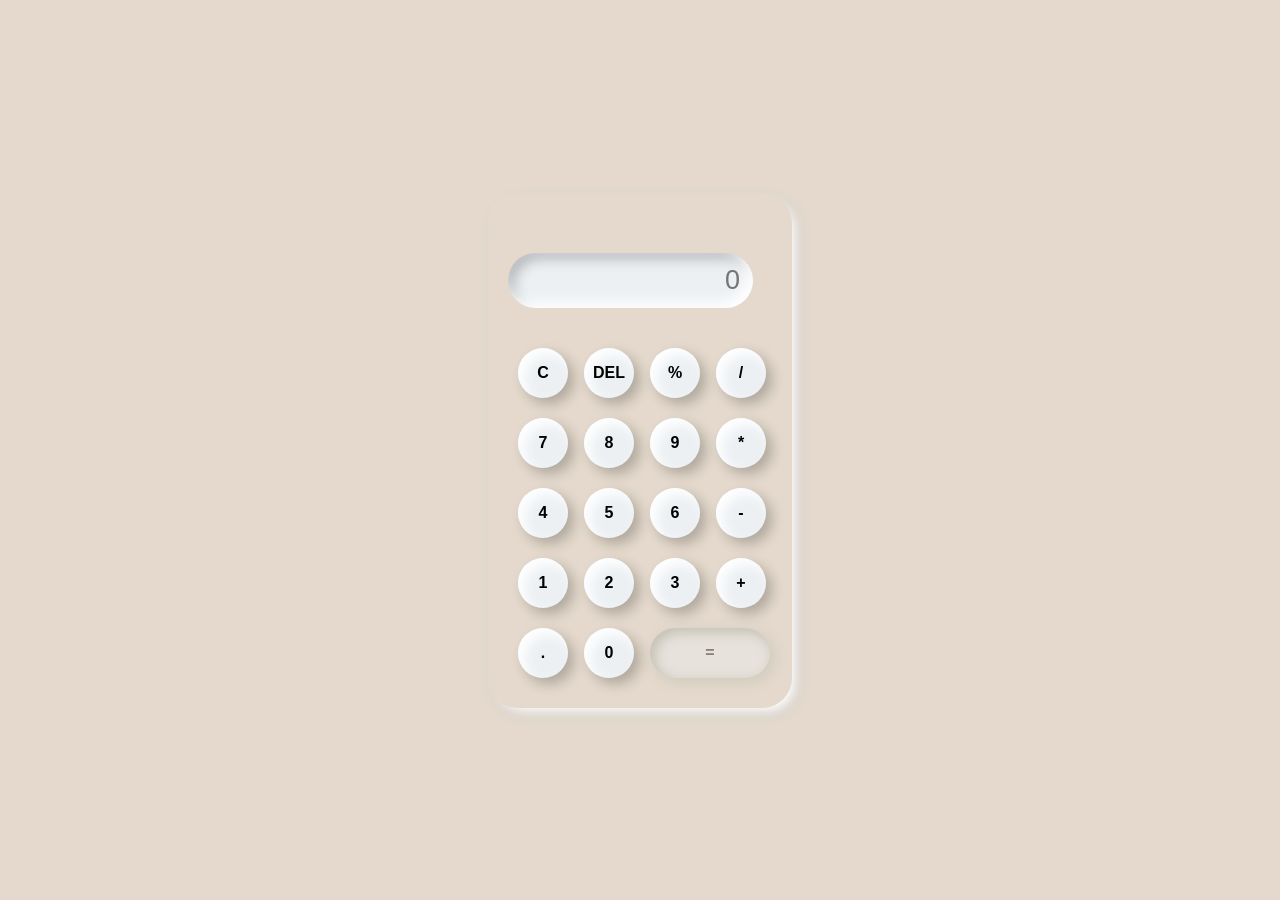
<file: index.html>
<!DOCTYPE html>
<html lang="en">
<head>
    <meta charset="UTF-8">
    <meta name="viewport" content="width=device-width, initial-scale=1.0">
    <title>Calculator</title>
    <link rel="stylesheet" href="style.css">
</head>
<body>
    <div class="container">
        <div class="calc">
            <input type="text" id="inputext" placeholder="0">
            <button onclick="clr();">C</button>
            <button onclick="del();">DEL</button>
            <button onclick="calculate('%');">%</button>
            <button onclick="calculate('/');">/</button>
            <button onclick="calculate(7);">7</button>
            <button onclick="calculate(8);">8</button>
            <button onclick="calculate(9);">9</button>
            <button onclick="calculate('*');">*</button>
            <button onclick="calculate(4);">4</button>
            <button onclick="calculate(5);">5</button>
            <button onclick="calculate(6);">6</button>
            <button onclick="calculate('-');">-</button>
            <button onclick="calculate(1);">1</button>
            <button onclick="calculate(2);">2</button>
            <button onclick="calculate(3);">3</button>
            <button onclick="calculate('+');">+</button>
            <button onclick="calculate('.');">.</button>
            <button onclick="calculate(0);">0</button>
            <button class="equal" onclick="Result();">=</button>
            <script src="calc.js">

            </script>
        </div>
    </div>
    
</body>
</html>
</file>
<file: style.css>
* {
    margin: 0;
    padding: 0;
    outline: none;
    box-sizing: border-box;
    font-family: sans-serif;
    background-color: rgb(228, 217, 204);
}

.container {
    height: 100vh;
    display: flex;
    align-items: center;
    justify-content: center;
    background-color: rgb(228, 217, 204);
}

.calc {
    box-shadow: 6px 6px 13px #fff, 
                6px 6px 13px rgba(0, 0, 0, .23);
    border-radius: 30px;
    padding: 20px;
    display: grid;
    grid-template-columns: repeat(4, 66px);
}

input {
    grid-column: span 4;
    height: 55px;
    width: 245px;
    box-shadow: inset -6px -6px 13px #fff, 
                inset  6px 6px 13px rgba(0, 0, 0, .23);
    background-color: #ecf0f3;
    border: none;
    border-radius: 35px;
    text-align: end;
    color: rgb(26, 25, 25);
    margin: 40px 0px 30px 0px;
    padding: 13px;
    font-size: 27px;
}


button {
    box-shadow: inset 6px 6px 13px #fff, 
                6px 6px 13px rgba(0, 0, 0, .23);
    background-color: #ecf0f3;
    border: none;
    border-radius: 35px;
    width: 50px;
    height: 50px;
    border-radius: 50%;
    font-weight: bolder;
    font-size: 16px;
    margin: 10px;
    cursor: pointer;
}

button:hover {
    background-color: #ecf0f3;
    opacity: .6;

}

.equal {
    width: 120px;
    border-radius: 42px;
    box-shadow: 4px 4px 13px #b1b8a9, 
                inset 4px 4px 13px rgb(147, 151, 139);
    opacity: .4;
}
</file>
